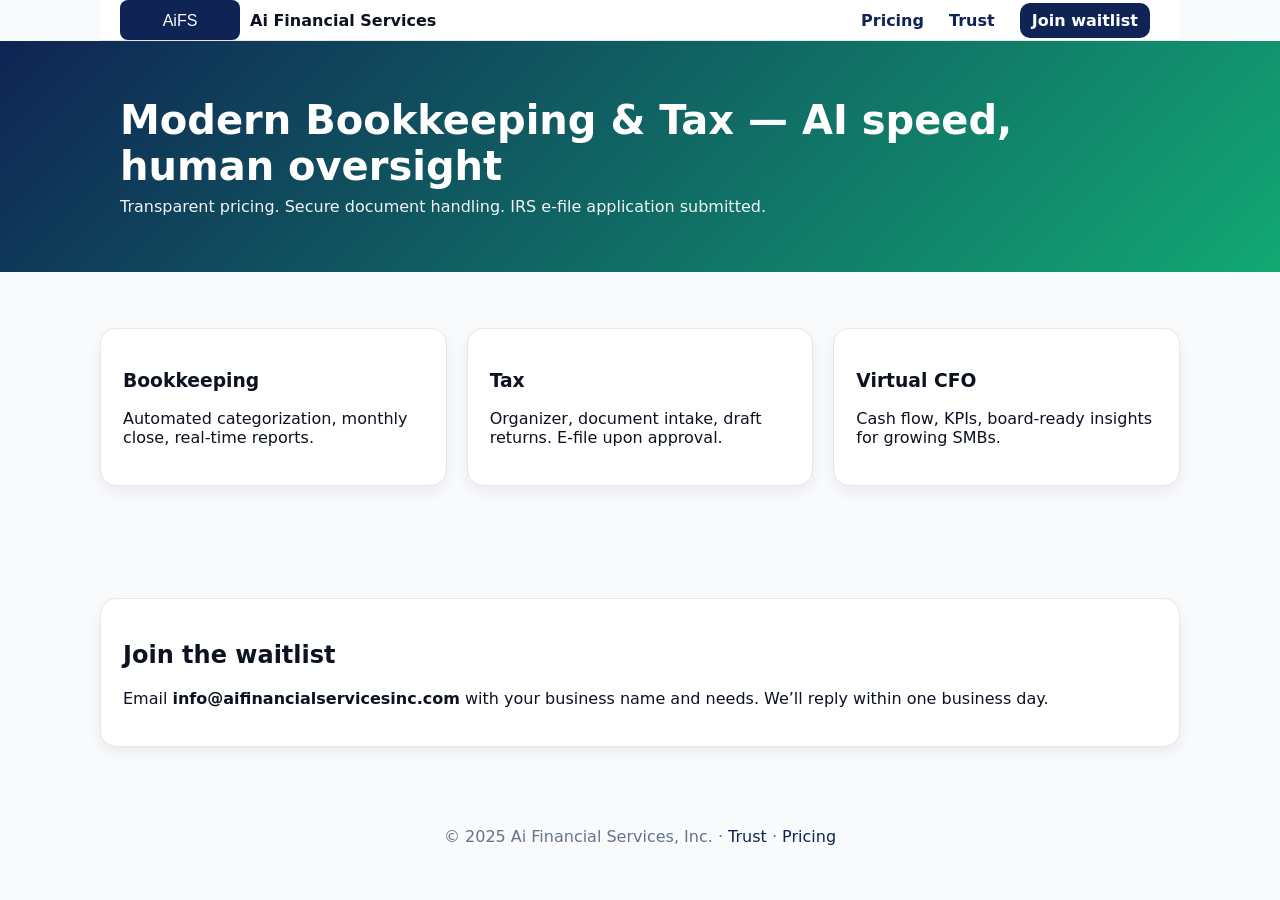
<file: index.html>
<!doctype html>
<html lang="en">
<head>
  <meta charset="utf-8" />
  <meta name="viewport" content="width=device-width, initial-scale=1" />
  <title>Ai Financial Services</title>
  <link rel="stylesheet" href="styles.css" />
  <link rel="icon" href="assets/logo.svg" />
</head>
<body>
  <header class="container">
    <div class="brand">
      <img src="assets/logo.svg" class="logo" alt="AiFS logo" />
      <span class="brandname">Ai Financial Services</span>
    </div>
    <nav>
      <a href="pricing.html">Pricing</a>
      <a href="trust/trust.html">Trust</a>
      <a class="cta" href="#join">Join waitlist</a>
    </nav>
  </header>

  <section class="hero">
    <div class="container">
      <h1>Modern Bookkeeping & Tax — AI speed, human oversight</h1>
      <p>Transparent pricing. Secure document handling. IRS e‑file application submitted.</p>
    </div>
  </section>

  <section class="section container" id="services">
    <div class="grid cols-3">
      <div class="card"><h3>Bookkeeping</h3><p>Automated categorization, monthly close, real-time reports.</p></div>
      <div class="card"><h3>Tax</h3><p>Organizer, document intake, draft returns. E‑file upon approval.</p></div>
      <div class="card"><h3>Virtual CFO</h3><p>Cash flow, KPIs, board-ready insights for growing SMBs.</p></div>
    </div>
  </section>

  <section id="join" class="section container">
    <div class="card">
      <h2>Join the waitlist</h2>
      <p>Email <strong>info@aifinancialservicesinc.com</strong> with your business name and needs. We’ll reply within one business day.</p>
    </div>
  </section>

  <footer>
    <div class="container">
      © 2025 Ai Financial Services, Inc. · <a href="trust/trust.html">Trust</a> · <a href="pricing.html">Pricing</a>
    </div>
  </footer>
</body>
</html>
</file>
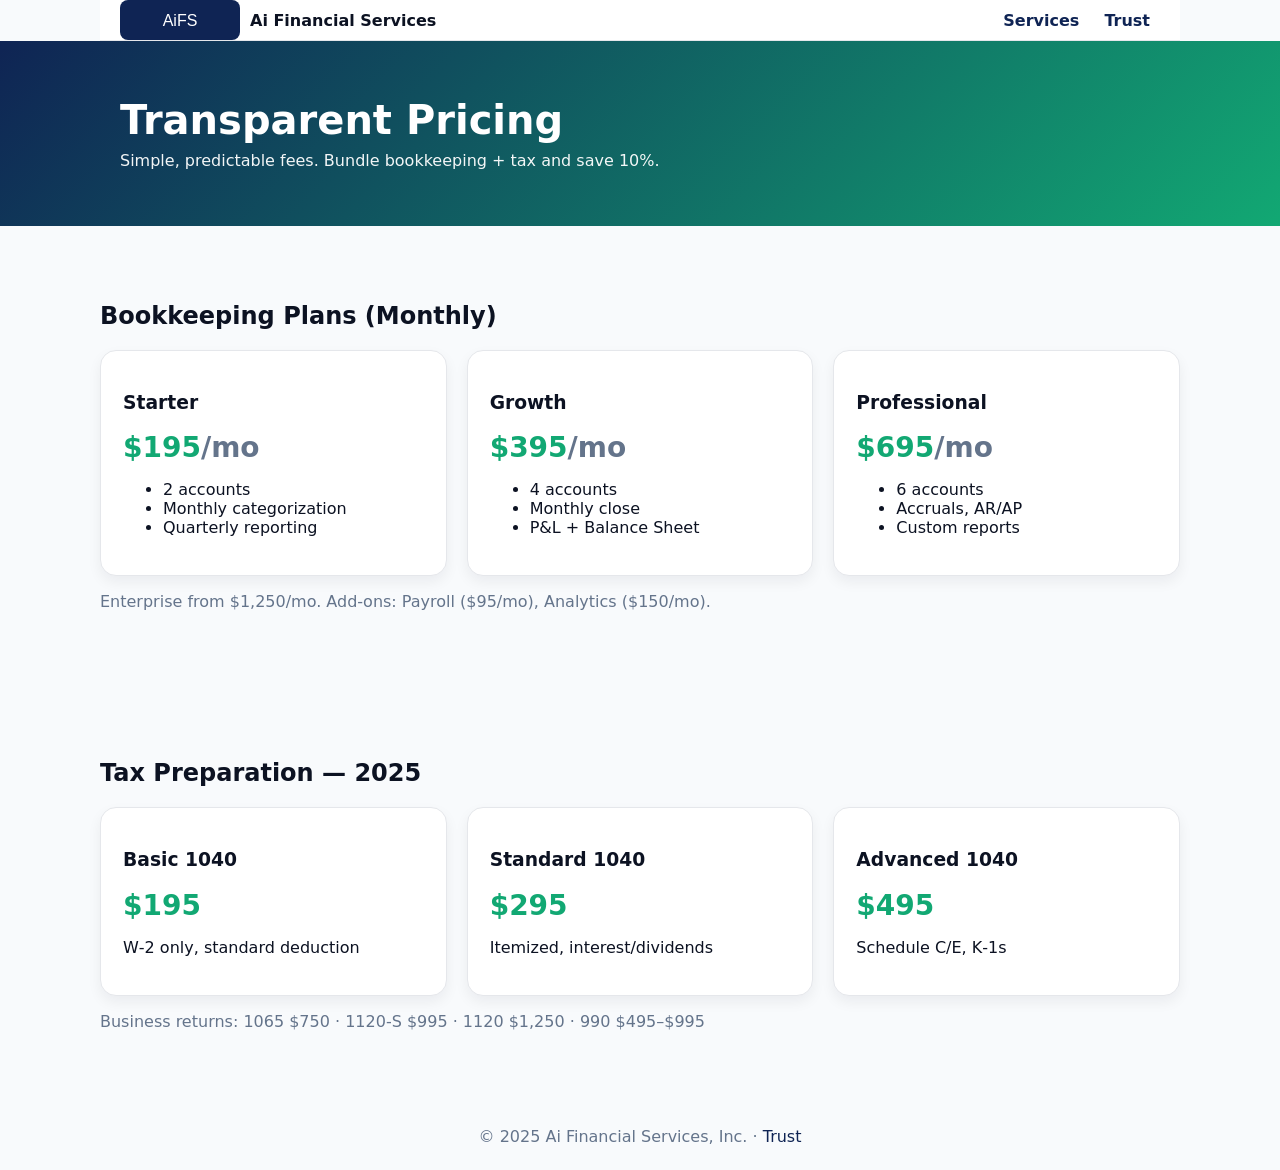
<file: pricing.html>
<!doctype html>
<html lang="en">
<head>
  <meta charset="utf-8" />
  <meta name="viewport" content="width=device-width, initial-scale=1" />
  <title>Transparent Pricing — Ai Financial Services</title>
  <link rel="stylesheet" href="styles.css" />
  <link rel="icon" href="assets/logo.svg" />
  <style>.price{font-size:28px;font-weight:800;color:#12a873}.muted{color:#64748b}.button{display:inline-block;padding:12px 16px;background:#0f2454;color:#fff;border-radius:12px;font-weight:700}</style>
</head>
<body>
  <header class="container">
    <div class="brand">
      <img src="assets/logo.svg" class="logo" alt="AiFS logo" />
      <span class="brandname">Ai Financial Services</span>
    </div>
    <nav>
      <a href="index.html#services">Services</a>
      <a href="trust/trust.html">Trust</a>
    </nav>
  </header>

  <section class="hero">
    <div class="container">
      <h1>Transparent Pricing</h1>
      <p>Simple, predictable fees. Bundle bookkeeping + tax and save 10%.</p>
    </div>
  </section>

  <section class="section container">
    <h2>Bookkeeping Plans (Monthly)</h2>
    <div class="grid cols-3">
      <div class="card"><h3>Starter</h3><div class="price">$195<span class="muted">/mo</span></div><ul><li>2 accounts</li><li>Monthly categorization</li><li>Quarterly reporting</li></ul></div>
      <div class="card"><h3>Growth</h3><div class="price">$395<span class="muted">/mo</span></div><ul><li>4 accounts</li><li>Monthly close</li><li>P&L + Balance Sheet</li></ul></div>
      <div class="card"><h3>Professional</h3><div class="price">$695<span class="muted">/mo</span></div><ul><li>6 accounts</li><li>Accruals, AR/AP</li><li>Custom reports</li></ul></div>
    </div>
    <p class="muted">Enterprise from $1,250/mo. Add‑ons: Payroll ($95/mo), Analytics ($150/mo).</p>
  </section>

  <section class="section container">
    <h2>Tax Preparation — 2025</h2>
    <div class="grid cols-3">
      <div class="card"><h3>Basic 1040</h3><div class="price">$195</div><p>W‑2 only, standard deduction</p></div>
      <div class="card"><h3>Standard 1040</h3><div class="price">$295</div><p>Itemized, interest/dividends</p></div>
      <div class="card"><h3>Advanced 1040</h3><div class="price">$495</div><p>Schedule C/E, K‑1s</p></div>
    </div>
    <p class="muted">Business returns: 1065 $750 · 1120‑S $995 · 1120 $1,250 · 990 $495–$995</p>
  </section>

  <footer>
    <div class="container">
      © 2025 Ai Financial Services, Inc. · <a href="trust/trust.html">Trust</a>
    </div>
  </footer>
</body>
</html>
</file>
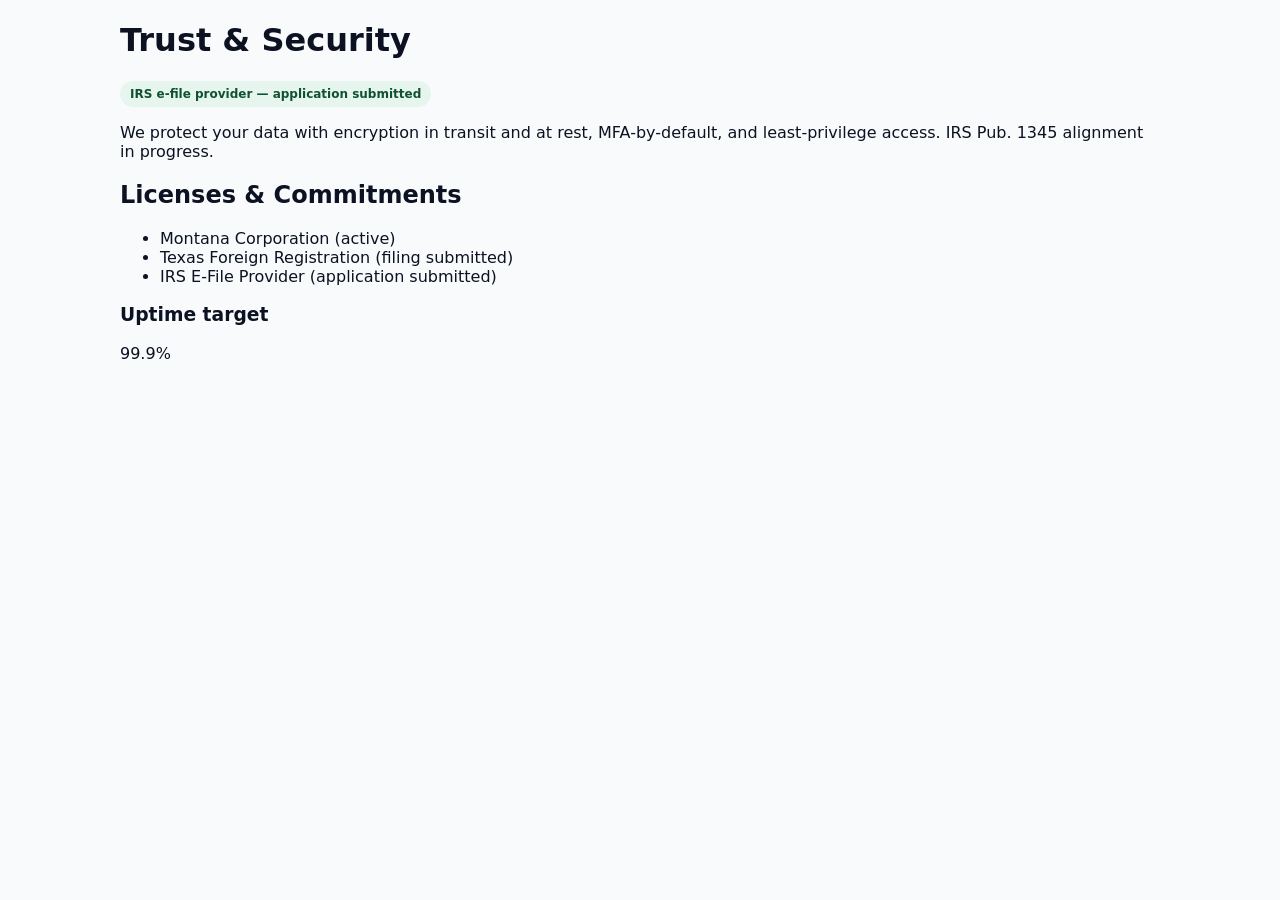
<file: trust/trust.html>
<!doctype html>
<html lang="en">
<head>
  <meta charset="utf-8" />
  <meta name="viewport" content="width=device-width, initial-scale=1" />
  <title>Trust — Ai Financial Services</title>
  <link rel="stylesheet" href="../styles.css" />
</head>
<body>
  <div class="container">
    <h1>Trust & Security</h1>
    <div id="badge" class="badge">Loading status…</div>
    <p>We protect your data with encryption in transit and at rest, MFA-by-default, and least-privilege access. IRS Pub. 1345 alignment in progress.</p>
    <h2>Licenses & Commitments</h2>
    <ul id="licenses"></ul>
    <h3>Uptime target</h3>
    <div id="uptime"></div>
  </div>
  <script>
    fetch('status.json').then(r=>r.json()).then(data=>{
      const badge = document.getElementById('badge');
      const text = (data.efinStatus === 'approved' && data.efinNumber)
        ? `IRS e-file provider — approved (EFIN ${data.efinNumber})`
        : 'IRS e-file provider — application submitted';
      badge.textContent = text;
      document.getElementById('uptime').textContent = data.targetUptime || '';
      const ul = document.getElementById('licenses');
      (data.licenses||[]).forEach(x=>{ const li=document.createElement('li'); li.textContent=x; ul.appendChild(li); });
    }).catch(()=>{ document.getElementById('badge').textContent='Status unavailable'; });
  </script>
</body>
</html>
</file>
<file: styles.css>
:root{--blue:#0f2454;--green:#12a873;--ink:#0c1222;--muted:#64748b;--bg:#f8fafc;}
*{box-sizing:border-box}body{margin:0;font-family:ui-sans-serif,system-ui,-apple-system,Segoe UI,Roboto,Inter,Arial;color:var(--ink);background:var(--bg)}
a{text-decoration:none;color:var(--blue)}
.container{max-width:1080px;margin:0 auto;padding:0 20px}
header{display:flex;align-items:center;justify-content:space-between;padding:16px 0;background:#fff;border-bottom:1px solid #e5e7eb}
.brand{display:flex;align-items:center;gap:10px}.brandname{font-weight:800;color:var(--ink)}.logo{height:40px}
nav a{margin:0 10px;font-weight:600}.cta{padding:8px 12px;background:var(--blue);color:#fff;border-radius:10px}
.hero{background:linear-gradient(135deg,#0f2454 0%,#12a873 100%);color:#fff;padding:56px 0}
.hero h1{margin:0 0 8px;font-size:40px}.hero p{margin:0;opacity:.95}
.section{padding:56px 0}.card{background:#fff;border:1px solid #e5e7eb;border-radius:16px;padding:22px;box-shadow:0 6px 14px rgba(10,18,40,.06)}
.grid{display:grid;gap:20px}.cols-3{grid-template-columns:repeat(3,1fr)}
.badge{display:inline-block;padding:6px 10px;border-radius:999px;background:#e6f6ef;color:#0f5132;font-weight:700;font-size:12px}
footer{padding:24px 0;text-align:center;color:var(--muted)}
@media (max-width:900px){.cols-3{grid-template-columns:1fr}}
</file>
